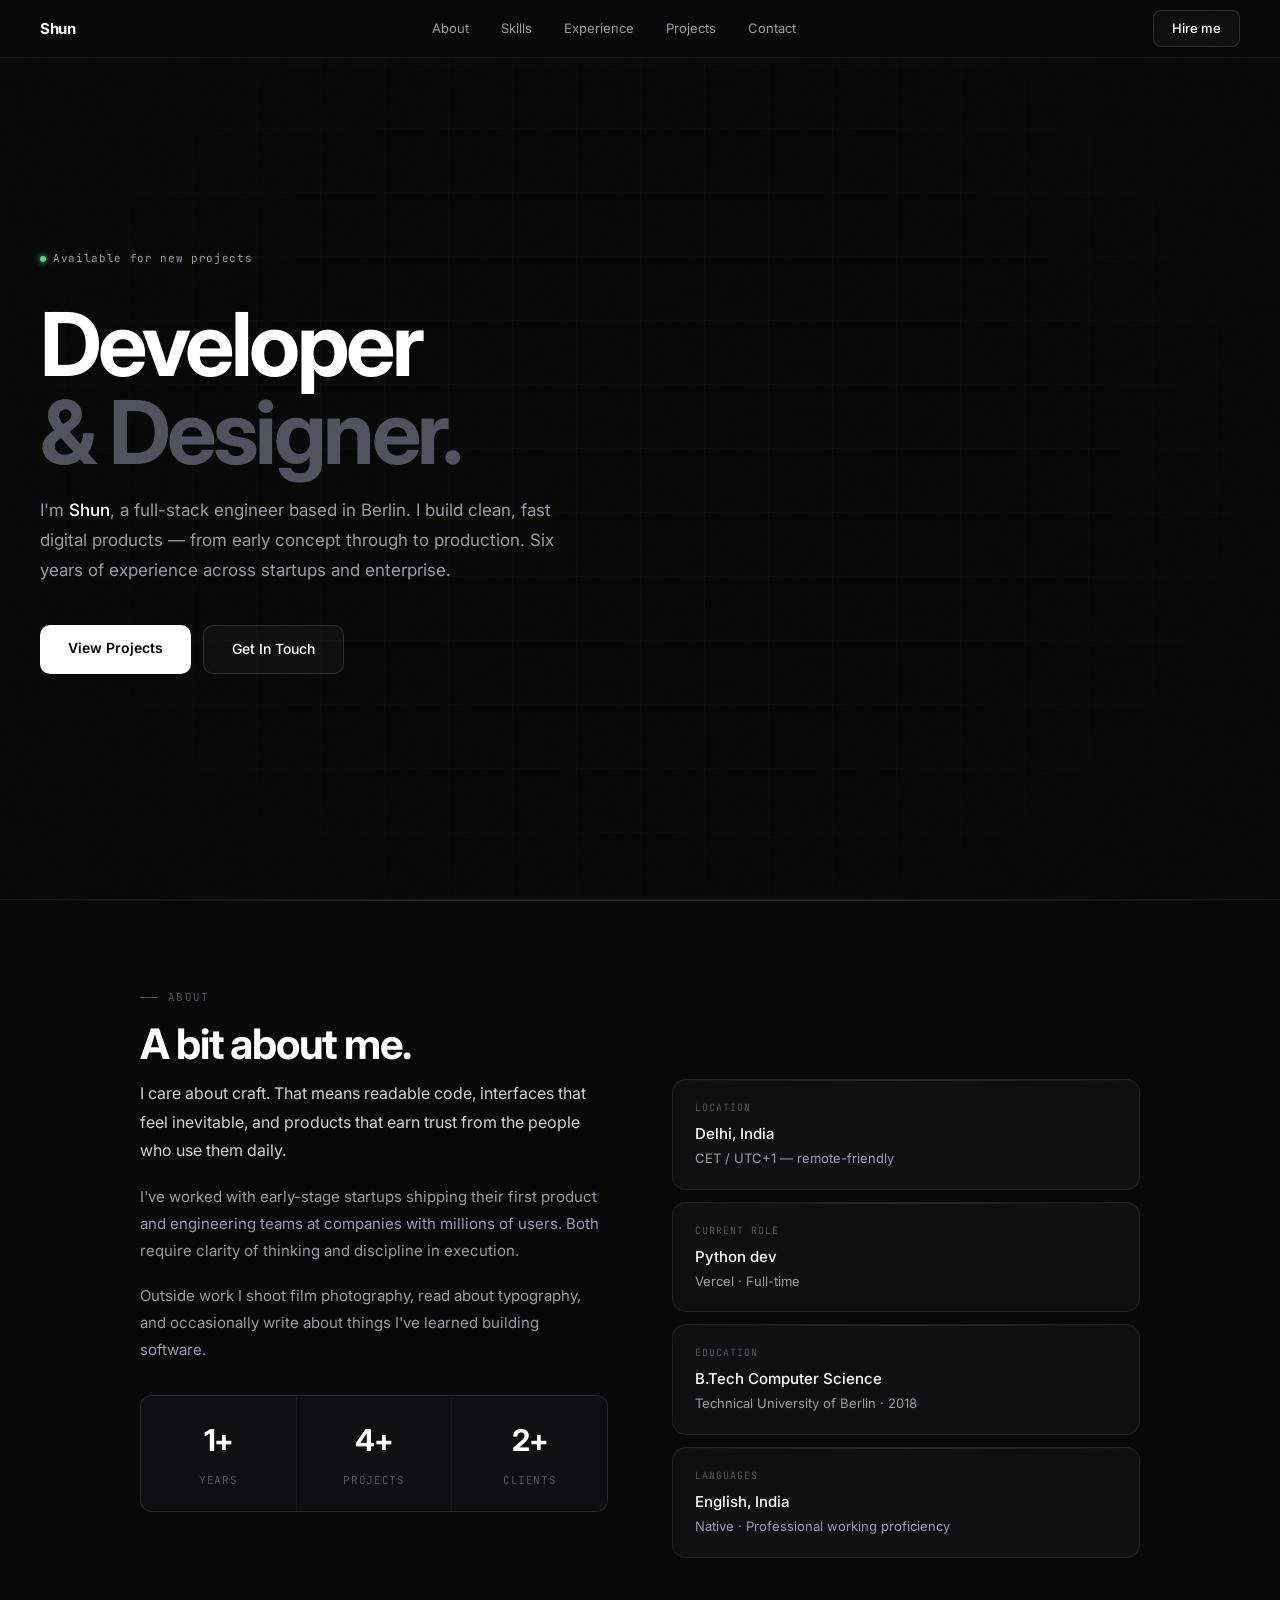
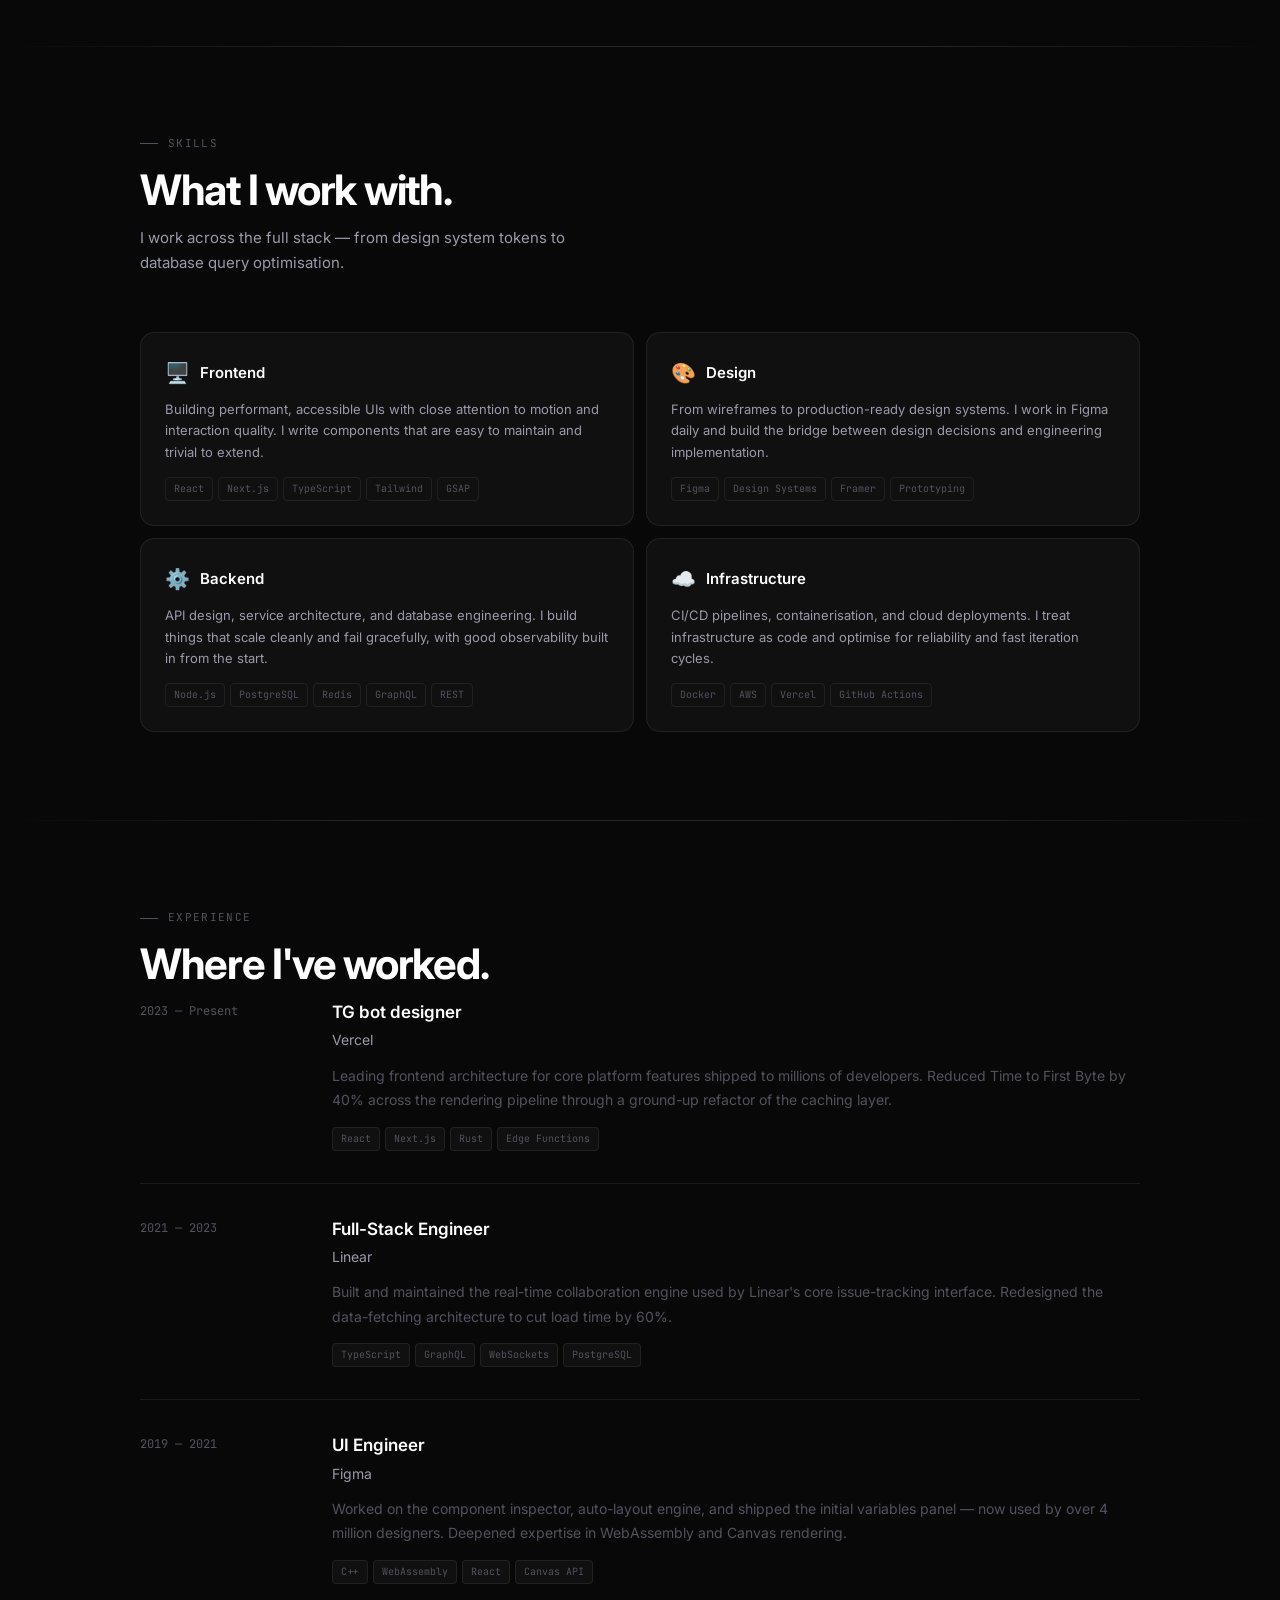
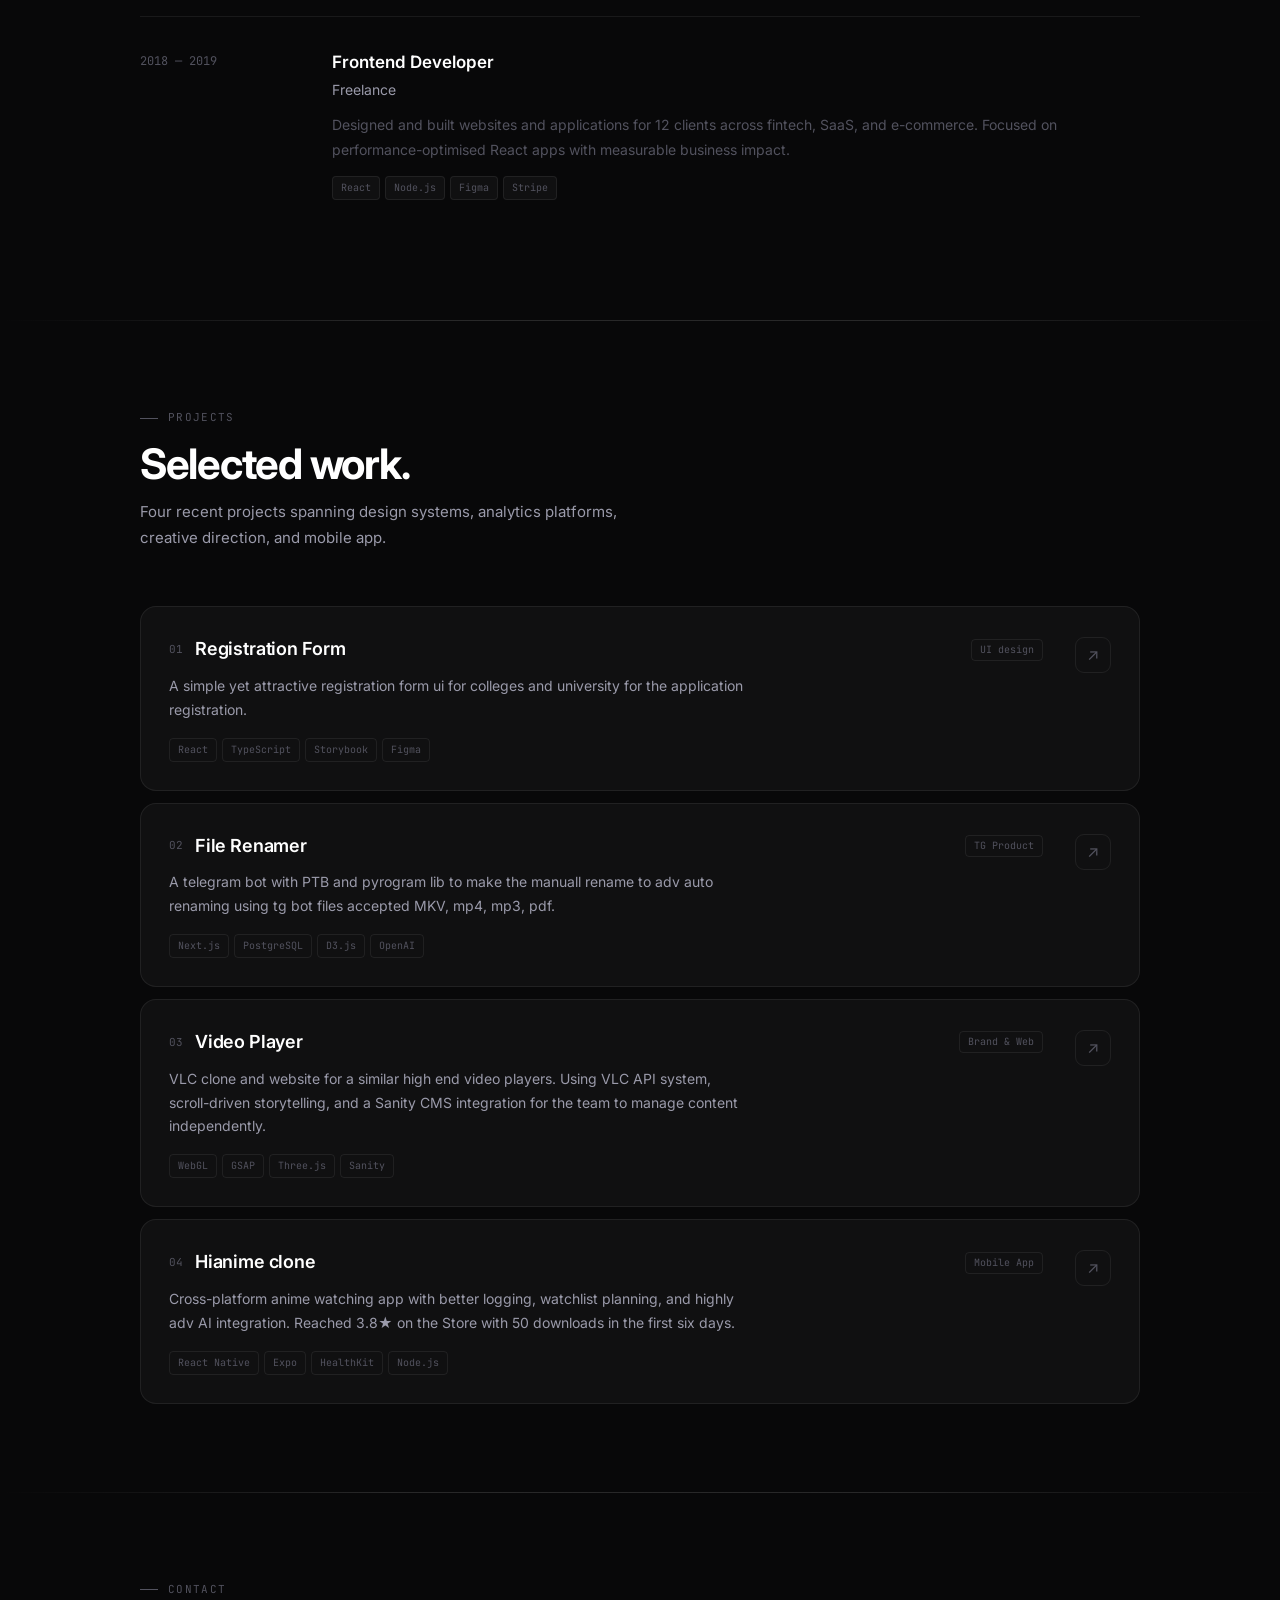
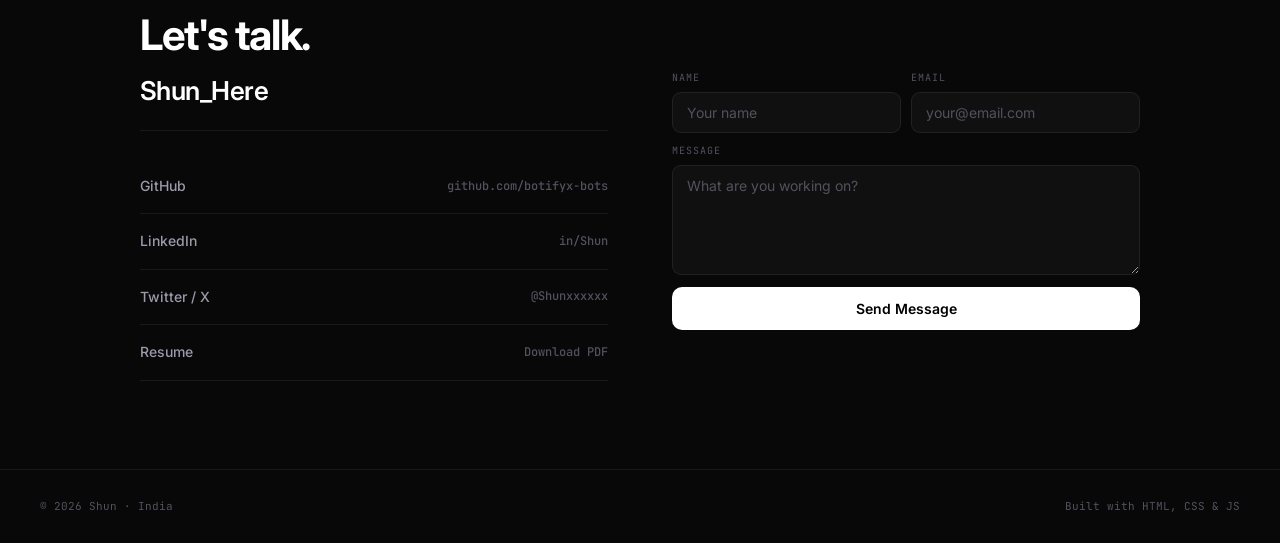
<file: index.html>
<!DOCTYPE html>
<html lang="en">
<head>
<meta charset="UTF-8"/>
<meta name="viewport" content="width=device-width,initial-scale=1"/>
<title>Shun — Developer</title>
<link rel="preconnect" href="https://fonts.googleapis.com"/>
<link href="https://fonts.googleapis.com/css2?family=Inter:wght@300;400;500;600;700&family=JetBrains+Mono:wght@400;500&display=swap" rel="stylesheet"/>
<style>

/* ── BASE ── */
:root {
  --bg:     #080809;
  --s1:     #0f0f11;
  --s2:     #141416;
  --s3:     #1c1c20;
  --border: rgba(255,255,255,0.07);
  --b2:     rgba(255,255,255,0.13);
  --glass:  rgba(255,255,255,0.035);
  --g2:     rgba(255,255,255,0.065);
  --white:  #ffffff;
  --grey:   #9a9aaa;
  --dim:    #52525e;
  --mono:   'JetBrains Mono', monospace;
  --sans:   'Inter', sans-serif;
  --ease:   cubic-bezier(.16,1,.3,1);
}

*, *::before, *::after { box-sizing: border-box; margin: 0; padding: 0; }

html {
  scroll-behavior: smooth;
  scrollbar-width: thin;
  scrollbar-color: #2a2a30 var(--bg);
}
::-webkit-scrollbar       { width: 4px; }
::-webkit-scrollbar-track { background: var(--bg); }
::-webkit-scrollbar-thumb { background: #2a2a30; border-radius: 2px; }

body {
  background: var(--bg);
  color: var(--white);
  font-family: var(--sans);
  font-size: 15px;
  line-height: 1.6;
  overflow-x: hidden;
}

a { color: inherit; text-decoration: none; }
img { display: block; }

/* ── NOISE TEXTURE ── */
body::after {
  content: '';
  position: fixed; inset: 0; z-index: 9999;
  pointer-events: none;
  background-image: url("data:image/svg+xml,%3Csvg xmlns='http://www.w3.org/2000/svg' width='300' height='300'%3E%3Cfilter id='n'%3E%3CfeTurbulence type='fractalNoise' baseFrequency='0.75' numOctaves='4' stitchTiles='stitch'/%3E%3C/filter%3E%3Crect width='300' height='300' filter='url(%23n)' opacity='0.04'/%3E%3C/svg%3E");
  background-size: 300px;
  opacity: .5;
  mix-blend-mode: overlay;
}

/* ── LAYOUT ── */
.wrap { max-width: 1080px; margin: 0 auto; padding: 0 40px; }

/* ── NAV ── */
nav {
  position: fixed; top: 0; left: 0; right: 0; z-index: 100;
  height: 58px;
  display: flex; align-items: center; justify-content: space-between;
  padding: 0 40px;
  background: rgba(8,8,9,.82);
  backdrop-filter: blur(20px);
  border-bottom: 1px solid var(--border);
  transition: background .3s;
}
nav.scrolled { background: rgba(8,8,9,.96); }

.nav-logo {
  font-size: 15px; font-weight: 700;
  letter-spacing: -.02em; color: var(--white);
}

.nav-links { display: flex; gap: 4px; }
.nav-links a {
  font-size: 13px; color: var(--grey);
  padding: 6px 14px; border-radius: 7px;
  transition: color .2s, background .2s;
}
.nav-links a:hover { color: var(--white); background: var(--glass); }

.nav-hire {
  padding: 7px 18px;
  border: 1px solid var(--b2);
  border-radius: 8px;
  font-size: 13px; font-weight: 500;
  color: var(--white);
  background: var(--glass);
  cursor: pointer;
  transition: background .2s, border-color .2s;
}
.nav-hire:hover { background: var(--g2); border-color: rgba(255,255,255,.22); }

/* Hamburger */
.ham { display: none; background: none; border: none; cursor: pointer; padding: 4px; flex-direction: column; gap: 5px; }
.ham span { display: block; width: 20px; height: 1.5px; background: var(--grey); border-radius: 1px; transition: all .3s; }
.ham.open span:nth-child(1) { transform: translateY(6.5px) rotate(45deg); }
.ham.open span:nth-child(2) { opacity: 0; }
.ham.open span:nth-child(3) { transform: translateY(-6.5px) rotate(-45deg); }

/* ── HERO ── */
.hero {
  min-height: 100vh;
  display: flex; align-items: center;
  padding: 100px 40px 80px;
  position: relative;
  border-bottom: 1px solid var(--border);
}

/* Subtle grid */
.hero::before {
  content: '';
  position: absolute; inset: 0;
  background-image:
    linear-gradient(rgba(255,255,255,.025) 1px, transparent 1px),
    linear-gradient(90deg, rgba(255,255,255,.025) 1px, transparent 1px);
  background-size: 64px 64px;
  mask-image: radial-gradient(ellipse 70% 80% at 50% 50%, black 20%, transparent 100%);
}

.hero-inner { position: relative; max-width: 680px; }

.hero-status {
  display: inline-flex; align-items: center; gap: 7px;
  font-family: var(--mono); font-size: 11px; color: var(--grey);
  letter-spacing: .06em; margin-bottom: 32px;
}
.hero-status-dot {
  width: 6px; height: 6px; border-radius: 50%;
  background: #4ade80;
  box-shadow: 0 0 6px #4ade80;
  animation: blink 2.5s ease-in-out infinite;
}
@keyframes blink { 0%,100% { opacity: 1; } 50% { opacity: .3; } }

.hero-name {
  font-size: clamp(44px,7vw,88px);
  font-weight: 700; letter-spacing: -.04em; line-height: 1.0;
  margin-bottom: 20px;
  color: var(--white);
}
.hero-name span { color: var(--dim); }

.hero-bio {
  font-size: 17px; color: var(--grey); line-height: 1.75;
  max-width: 520px; margin-bottom: 40px;
}
.hero-bio strong { color: var(--white); font-weight: 500; }

.hero-actions { display: flex; gap: 12px; flex-wrap: wrap; }

.btn-solid {
  display: inline-block;
  padding: 12px 28px;
  background: var(--white); color: #000;
  font-size: 14px; font-weight: 600;
  border-radius: 10px; border: none; cursor: pointer;
  transition: opacity .2s, transform .2s;
}
.btn-solid:hover { opacity: .88; transform: translateY(-1px); }

.btn-outline {
  display: inline-block;
  padding: 12px 28px;
  background: var(--glass); color: var(--white);
  font-size: 14px; font-weight: 500;
  border-radius: 10px; border: 1px solid var(--b2); cursor: pointer;
  transition: background .2s, transform .2s;
}
.btn-outline:hover { background: var(--g2); transform: translateY(-1px); }

/* ── DIVIDER LINE ── */
.line-div {
  height: 1px;
  background: linear-gradient(90deg, transparent, var(--b2) 30%, var(--b2) 70%, transparent);
}

/* ── SECTION ── */
.section { padding: 88px 40px; }

.sec-tag {
  font-family: var(--mono); font-size: 11px; color: var(--dim);
  letter-spacing: .12em; text-transform: uppercase;
  margin-bottom: 14px; display: flex; align-items: center; gap: 10px;
}
.sec-tag::before { content: ''; width: 18px; height: 1px; background: var(--dim); }

.sec-heading {
  font-size: clamp(28px,3.5vw,42px);
  font-weight: 700; letter-spacing: -.03em; line-height: 1.1;
  margin-bottom: 12px;
  color: var(--white);
}

.sec-sub {
  font-size: 15px; color: var(--grey); line-height: 1.7;
  max-width: 480px; margin-bottom: 56px;
}

/* ── ABOUT ── */
.about-grid {
  display: grid; grid-template-columns: 1fr 1fr;
  gap: 64px; align-items: start;
}

.about-text p {
  font-size: 15px; color: var(--grey); line-height: 1.8;
  margin-bottom: 18px;
}
.about-text p:first-child { color: rgba(255,255,255,.82); font-size: 16px; }
.about-text p:last-child  { margin-bottom: 0; }

.about-right { display: flex; flex-direction: column; gap: 12px; }

.info-card {
  padding: 20px 22px;
  background: var(--glass);
  border: 1px solid var(--border);
  border-radius: 14px;
  position: relative; overflow: hidden;
  transition: border-color .25s, background .25s;
}
.info-card::before {
  content: '';
  position: absolute; top: 0; left: 0; right: 0; height: 1px;
  background: linear-gradient(90deg, transparent, rgba(255,255,255,.12), transparent);
}
.info-card:hover { border-color: var(--b2); background: var(--g2); }

.info-label {
  font-family: var(--mono); font-size: 10px; color: var(--dim);
  letter-spacing: .1em; text-transform: uppercase; margin-bottom: 6px;
}
.info-value { font-size: 15px; font-weight: 500; color: var(--white); }
.info-sub    { font-size: 13px; color: var(--grey); margin-top: 2px; }

.stats-row {
  display: grid; grid-template-columns: repeat(3,1fr);
  gap: 1px; background: var(--border);
  border: 1px solid var(--border); border-radius: 12px; overflow: hidden;
  margin-top: 32px;
}
.stat { background: var(--s1); padding: 20px 16px; text-align: center; }
.stat-n {
  font-size: 30px; font-weight: 700; letter-spacing: -.04em;
  display: block; color: var(--white); margin-bottom: 3px;
}
.stat-l { font-size: 11px; color: var(--dim); font-family: var(--mono); text-transform: uppercase; letter-spacing: .06em; }

/* ── SKILLS ── */
.skills-grid {
  display: grid; grid-template-columns: repeat(2,1fr); gap: 12px;
}

.skill-item {
  padding: 24px;
  background: var(--glass); border: 1px solid var(--border);
  border-radius: 14px;
  transition: border-color .25s, background .25s;
}
.skill-item:hover { border-color: var(--b2); background: var(--g2); }

.skill-head { display: flex; align-items: center; gap: 10px; margin-bottom: 10px; }
.skill-icon { font-size: 20px; }
.skill-name { font-size: 15px; font-weight: 600; }
.skill-desc { font-size: 13px; color: var(--grey); line-height: 1.65; margin-bottom: 14px; }
.skill-tags { display: flex; flex-wrap: wrap; gap: 5px; }
.stag {
  font-family: var(--mono); font-size: 10px; color: var(--dim);
  padding: 3px 8px; border: 1px solid var(--border); border-radius: 4px;
}

/* ── EXPERIENCE ── */
.exp-list { display: flex; flex-direction: column; }

.exp-item {
  display: grid; grid-template-columns: 160px 1fr;
  gap: 32px; padding: 32px 0;
  border-bottom: 1px solid var(--border);
}
.exp-item:last-child { border-bottom: none; }
.exp-item:first-child { padding-top: 0; }

.exp-date { font-family: var(--mono); font-size: 12px; color: var(--dim); padding-top: 3px; }

.exp-body {}
.exp-role    { font-size: 17px; font-weight: 600; margin-bottom: 3px; }
.exp-company { font-size: 14px; color: var(--grey); margin-bottom: 12px; }
.exp-desc    { font-size: 14px; color: var(--dim); line-height: 1.75; margin-bottom: 14px; }
.exp-tags    { display: flex; flex-wrap: wrap; gap: 5px; }
.exp-tag {
  font-family: var(--mono); font-size: 10px; color: var(--dim);
  padding: 3px 8px; background: var(--glass);
  border: 1px solid var(--border); border-radius: 4px;
}

/* ── PROJECTS ── */
.projects-list { display: flex; flex-direction: column; gap: 12px; }

.proj-card {
  display: grid; grid-template-columns: 1fr auto;
  align-items: start; gap: 32px;
  padding: 28px;
  background: var(--glass); border: 1px solid var(--border);
  border-radius: 16px;
  transition: border-color .25s, background .25s, transform .3s var(--ease);
  cursor: pointer; position: relative; overflow: hidden;
}
.proj-card::before {
  content: '';
  position: absolute; top: 0; left: 0; right: 0; height: 1px;
  background: linear-gradient(90deg, transparent, rgba(255,255,255,.1), transparent);
  opacity: 0; transition: opacity .3s;
}
.proj-card:hover { border-color: var(--b2); background: var(--g2); transform: translateY(-2px); }
.proj-card:hover::before { opacity: 1; }

.proj-left {}
.proj-top { display: flex; align-items: center; gap: 12px; margin-bottom: 10px; }
.proj-num { font-family: var(--mono); font-size: 11px; color: var(--dim); }
.proj-name { font-size: 18px; font-weight: 600; letter-spacing: -.01em; }
.proj-type {
  font-family: var(--mono); font-size: 10px; color: var(--dim);
  padding: 2px 8px; border: 1px solid var(--border); border-radius: 4px; margin-left: auto;
}
.proj-desc { font-size: 14px; color: var(--grey); line-height: 1.7; margin-bottom: 16px; max-width: 580px; }
.proj-tags { display: flex; flex-wrap: wrap; gap: 5px; }
.ptag {
  font-family: var(--mono); font-size: 10px; color: var(--dim);
  padding: 3px 8px; border: 1px solid var(--border); border-radius: 4px;
}

.proj-arrow {
  width: 36px; height: 36px; flex-shrink: 0;
  border: 1px solid var(--border); border-radius: 9px;
  display: flex; align-items: center; justify-content: center;
  color: var(--dim); font-size: 16px;
  transition: border-color .25s, color .25s, transform .25s;
  margin-top: 2px;
}
.proj-card:hover .proj-arrow { border-color: var(--b2); color: var(--white); transform: translate(2px,-2px); }

/* ── CONTACT ── */
.contact-grid {
  display: grid; grid-template-columns: 1fr 1fr;
  gap: 64px; align-items: start;
}

.contact-left {}
.contact-email {
  display: block; font-size: clamp(18px,2.2vw,26px);
  font-weight: 600; letter-spacing: -.02em; color: var(--white);
  margin-bottom: 28px;
  padding-bottom: 18px; border-bottom: 1px solid var(--border);
  transition: color .2s;
}
.contact-email:hover { color: var(--grey); }

.contact-links { display: flex; flex-direction: column; gap: 0; }
.contact-link {
  display: flex; align-items: center; justify-content: space-between;
  padding: 16px 0; border-bottom: 1px solid var(--border);
  font-size: 14px; font-weight: 500;
  color: var(--grey); transition: color .2s, padding-left .2s;
}
.contact-link:hover { color: var(--white); padding-left: 6px; }
.contact-link-label { display: flex; align-items: center; gap: 8px; }
.contact-link-handle { font-family: var(--mono); font-size: 12px; color: var(--dim); }
.contact-link:hover .contact-link-handle { color: var(--grey); }

/* Form */
.contact-form { display: flex; flex-direction: column; gap: 10px; }

.form-row { display: grid; grid-template-columns: 1fr 1fr; gap: 10px; }

.form-group { display: flex; flex-direction: column; gap: 6px; }
.form-label { font-family: var(--mono); font-size: 10px; color: var(--dim); letter-spacing: .1em; text-transform: uppercase; }
.form-input, .form-textarea {
  background: var(--glass);
  border: 1px solid var(--border); border-radius: 9px;
  padding: 11px 14px; color: var(--white);
  font-family: var(--sans); font-size: 14px;
  outline: none; width: 100%;
  transition: border-color .2s, background .2s;
}
.form-input::placeholder, .form-textarea::placeholder { color: var(--dim); }
.form-input:focus, .form-textarea:focus { border-color: var(--b2); background: var(--g2); }
.form-textarea { min-height: 110px; resize: vertical; }

.btn-send {
  padding: 13px;
  background: var(--white); color: #000;
  font-size: 14px; font-weight: 600; font-family: var(--sans);
  border: none; border-radius: 10px; cursor: pointer;
  transition: opacity .2s, transform .15s;
  margin-top: 2px;
}
.btn-send:hover { opacity: .87; transform: translateY(-1px); }

/* ── FOOTER ── */
footer {
  padding: 28px 40px;
  border-top: 1px solid var(--border);
  display: flex; align-items: center; justify-content: space-between;
  flex-wrap: wrap; gap: 12px;
}
.footer-copy { font-family: var(--mono); font-size: 11px; color: var(--dim); }

/* ── REVEAL ── */
.rv {
  opacity: 0; transform: translateY(28px);
  transition: opacity .8s var(--ease), transform .8s var(--ease);
}
.rv.in { opacity: 1; transform: none; }
.rv-d1 { transition-delay: .08s; }
.rv-d2 { transition-delay: .16s; }
.rv-d3 { transition-delay: .24s; }
.rv-d4 { transition-delay: .32s; }

/* ── RESPONSIVE ── */
@media (max-width: 860px) {
  .about-grid   { grid-template-columns: 1fr; gap: 40px; }
  .contact-grid { grid-template-columns: 1fr; gap: 48px; }
  .skills-grid  { grid-template-columns: 1fr; }
  .exp-item     { grid-template-columns: 1fr; gap: 8px; }
  .exp-date     { padding-top: 0; }
}

@media (max-width: 640px) {
  nav { padding: 0 20px; }
  .nav-links { display: none; position: absolute; top: 58px; left: 0; right: 0; flex-direction: column; background: #0a0a0c; border-bottom: 1px solid var(--border); padding: 10px 0; }
  .nav-links.open { display: flex; }
  .nav-links a   { padding: 12px 20px; border-radius: 0; }
  .ham { display: flex; }
  .nav-hire { display: none; }
  .hero, .section { padding-left: 20px; padding-right: 20px; }
  .wrap { padding: 0 20px; }
  footer { padding: 20px; }
  .proj-card { grid-template-columns: 1fr; }
  .proj-arrow { display: none; }
  .form-row { grid-template-columns: 1fr; }
  .hero-actions { flex-direction: column; }
  .btn-solid, .btn-outline { text-align: center; }
}
</style>
</head>
<body>

<!-- NAV -->
<nav id="nav">
  <span class="nav-logo">Shun</span>
  <div class="nav-links" id="navLinks">
    <a href="#about">About</a>
    <a href="#skills">Skills</a>
    <a href="#experience">Experience</a>
    <a href="#projects">Projects</a>
    <a href="#contact">Contact</a>
  </div>
  <a href="#contact" class="nav-hire">Hire me</a>
  <button class="ham" id="ham"><span></span><span></span><span></span></button>
</nav>

<!-- ═══════════ HERO ═══════════ -->
<section class="hero">
  <div class="hero-inner">
    <p class="hero-status">
      <span class="hero-status-dot"></span>
      Available for new projects
    </p>
    <h1 class="hero-name">
      Developer<br><span>&amp; Designer.</span>
    </h1>
    <p class="hero-bio">
      I'm <strong>Shun</strong>, a full-stack engineer based in Berlin. I build clean, fast digital products — from early concept through to production. Six years of experience across startups and enterprise.
    </p>
    <div class="hero-actions">
      <a href="#projects" class="btn-solid">View Projects</a>
      <a href="#contact" class="btn-outline">Get In Touch</a>
    </div>
  </div>
</section>

<div class="line-div"></div>

<!-- ═══════════ ABOUT ═══════════ -->
<section class="section" id="about">
  <div class="wrap">
    <p class="sec-tag rv">About</p>
    <h2 class="sec-heading rv">A bit about me.</h2>
    <div class="about-grid">
      <div class="about-text">
        <p class="rv">I care about craft. That means readable code, interfaces that feel inevitable, and products that earn trust from the people who use them daily.</p>
        <p class="rv rv-d1">I've worked with early-stage startups shipping their first product and engineering teams at companies with millions of users. Both require clarity of thinking and discipline in execution.</p>
        <p class="rv rv-d2">Outside work I shoot film photography, read about typography, and occasionally write about things I've learned building software.</p>
        <div class="stats-row rv rv-d3">
          <div class="stat"><span class="stat-n" data-n="1">0</span><span class="stat-l">Years</span></div>
          <div class="stat"><span class="stat-n" data-n="4">0</span><span class="stat-l">Projects</span></div>
          <div class="stat"><span class="stat-n" data-n="2">0</span><span class="stat-l">Clients</span></div>
        </div>
      </div>
      <div class="about-right rv rv-d1">
        <div class="info-card">
          <div class="info-label">Location</div>
          <div class="info-value">Delhi, India</div>
          <div class="info-sub">CET / UTC+1 — remote-friendly</div>
        </div>
        <div class="info-card">
          <div class="info-label">Current Role</div>
          <div class="info-value">Python dev</div>
          <div class="info-sub">Vercel · Full-time</div>
        </div>
        <div class="info-card">
          <div class="info-label">Education</div>
          <div class="info-value">B.Tech Computer Science</div>
          <div class="info-sub">Technical University of Berlin · 2018</div>
        </div>
        <div class="info-card">
          <div class="info-label">Languages</div>
          <div class="info-value">English, India</div>
          <div class="info-sub">Native · Professional working proficiency</div>
        </div>
      </div>
    </div>
  </div>
</section>

<div class="line-div"></div>

<!-- ═══════════ SKILLS ═══════════ -->
<section class="section" id="skills">
  <div class="wrap">
    <p class="sec-tag rv">Skills</p>
    <h2 class="sec-heading rv">What I work with.</h2>
    <p class="sec-sub rv rv-d1">I work across the full stack — from design system tokens to database query optimisation.</p>
    <div class="skills-grid">

      <div class="skill-item rv">
        <div class="skill-head"><span class="skill-icon">🖥️</span><span class="skill-name">Frontend</span></div>
        <p class="skill-desc">Building performant, accessible UIs with close attention to motion and interaction quality. I write components that are easy to maintain and trivial to extend.</p>
        <div class="skill-tags"><span class="stag">React</span><span class="stag">Next.js</span><span class="stag">TypeScript</span><span class="stag">Tailwind</span><span class="stag">GSAP</span></div>
      </div>

      <div class="skill-item rv rv-d1">
        <div class="skill-head"><span class="skill-icon">🎨</span><span class="skill-name">Design</span></div>
        <p class="skill-desc">From wireframes to production-ready design systems. I work in Figma daily and build the bridge between design decisions and engineering implementation.</p>
        <div class="skill-tags"><span class="stag">Figma</span><span class="stag">Design Systems</span><span class="stag">Framer</span><span class="stag">Prototyping</span></div>
      </div>

      <div class="skill-item rv rv-d2">
        <div class="skill-head"><span class="skill-icon">⚙️</span><span class="skill-name">Backend</span></div>
        <p class="skill-desc">API design, service architecture, and database engineering. I build things that scale cleanly and fail gracefully, with good observability built in from the start.</p>
        <div class="skill-tags"><span class="stag">Node.js</span><span class="stag">PostgreSQL</span><span class="stag">Redis</span><span class="stag">GraphQL</span><span class="stag">REST</span></div>
      </div>

      <div class="skill-item rv rv-d3">
        <div class="skill-head"><span class="skill-icon">☁️</span><span class="skill-name">Infrastructure</span></div>
        <p class="skill-desc">CI/CD pipelines, containerisation, and cloud deployments. I treat infrastructure as code and optimise for reliability and fast iteration cycles.</p>
        <div class="skill-tags"><span class="stag">Docker</span><span class="stag">AWS</span><span class="stag">Vercel</span><span class="stag">GitHub Actions</span></div>
      </div>

    </div>
  </div>
</section>

<div class="line-div"></div>

<!-- ═══════════ EXPERIENCE ═══════════ -->
<section class="section" id="experience">
  <div class="wrap">
    <p class="sec-tag rv">Experience</p>
    <h2 class="sec-heading rv">Where I've worked.</h2>
    <div class="exp-list">

      <div class="exp-item rv">
        <div class="exp-date">2023 — Present</div>
        <div class="exp-body">
          <div class="exp-role">TG bot designer</div>
          <div class="exp-company">Vercel</div>
          <p class="exp-desc">Leading frontend architecture for core platform features shipped to millions of developers. Reduced Time to First Byte by 40% across the rendering pipeline through a ground-up refactor of the caching layer.</p>
          <div class="exp-tags"><span class="exp-tag">React</span><span class="exp-tag">Next.js</span><span class="exp-tag">Rust</span><span class="exp-tag">Edge Functions</span></div>
        </div>
      </div>

      <div class="exp-item rv rv-d1">
        <div class="exp-date">2021 — 2023</div>
        <div class="exp-body">
          <div class="exp-role">Full-Stack Engineer</div>
          <div class="exp-company">Linear</div>
          <p class="exp-desc">Built and maintained the real-time collaboration engine used by Linear's core issue-tracking interface. Redesigned the data-fetching architecture to cut load time by 60%.</p>
          <div class="exp-tags"><span class="exp-tag">TypeScript</span><span class="exp-tag">GraphQL</span><span class="exp-tag">WebSockets</span><span class="exp-tag">PostgreSQL</span></div>
        </div>
      </div>

      <div class="exp-item rv rv-d2">
        <div class="exp-date">2019 — 2021</div>
        <div class="exp-body">
          <div class="exp-role">UI Engineer</div>
          <div class="exp-company">Figma</div>
          <p class="exp-desc">Worked on the component inspector, auto-layout engine, and shipped the initial variables panel — now used by over 4 million designers. Deepened expertise in WebAssembly and Canvas rendering.</p>
          <div class="exp-tags"><span class="exp-tag">C++</span><span class="exp-tag">WebAssembly</span><span class="exp-tag">React</span><span class="exp-tag">Canvas API</span></div>
        </div>
      </div>

      <div class="exp-item rv rv-d3">
        <div class="exp-date">2018 — 2019</div>
        <div class="exp-body">
          <div class="exp-role">Frontend Developer</div>
          <div class="exp-company">Freelance</div>
          <p class="exp-desc">Designed and built websites and applications for 12 clients across fintech, SaaS, and e-commerce. Focused on performance-optimised React apps with measurable business impact.</p>
          <div class="exp-tags"><span class="exp-tag">React</span><span class="exp-tag">Node.js</span><span class="exp-tag">Figma</span><span class="exp-tag">Stripe</span></div>
        </div>
      </div>

    </div>
  </div>
</section>

<div class="line-div"></div>

<!-- ═══════════ PROJECTS ═══════════ -->
<section class="section" id="projects">
  <div class="wrap">
    <p class="sec-tag rv">Projects</p>
    <h2 class="sec-heading rv">Selected work.</h2>
    <p class="sec-sub rv rv-d1">Four recent projects spanning design systems, analytics platforms, creative direction, and mobile app.</p>
    <div class="projects-list">

      <div class="proj-card rv">
        <div class="proj-left">
          <div class="proj-top">
            <span class="proj-num">01</span>
            <span class="proj-name">Registration Form</span>
            <span class="proj-type">UI design</span>
          </div>
          <p class="proj-desc">A simple yet attractive registration form ui for colleges and university for the application registration.</p>
          <div class="proj-tags"><span class="ptag">React</span><span class="ptag">TypeScript</span><span class="ptag">Storybook</span><span class="ptag">Figma</span></div>
        </div>
        <div class="proj-arrow"><a href="registration.html">↗</a></div>
      </div>

      <div class="proj-card rv rv-d1">
        <div class="proj-left">
          <div class="proj-top">
            <span class="proj-num">02</span>
            <span class="proj-name">File Renamer</span>
            <span class="proj-type">TG Product</span>
          </div>
          <p class="proj-desc">A telegram bot with PTB and pyrogram lib to make the manuall rename to adv auto renaming using tg bot files accepted MKV, mp4, mp3, pdf.</p>
          <div class="proj-tags"><span class="ptag">Next.js</span><span class="ptag">PostgreSQL</span><span class="ptag">D3.js</span><span class="ptag">OpenAI</span></div>
        </div>
        <div class="proj-arrow"><a href="http://t.me/ANIMEXRENAME_BOT">↗</a></div>
      </div>

      <div class="proj-card rv rv-d2">
        <div class="proj-left">
          <div class="proj-top">
            <span class="proj-num">03</span>
            <span class="proj-name">Video Player</span>
            <span class="proj-type">Brand & Web</span>
          </div>
          <p class="proj-desc">VLC clone and website for a similar high end video players. Using VLC API system, scroll-driven storytelling, and a Sanity CMS integration for the team to manage content independently.</p>
          <div class="proj-tags"><span class="ptag">WebGL</span><span class="ptag">GSAP</span><span class="ptag">Three.js</span><span class="ptag">Sanity</span></div>
        </div>
        <div class="proj-arrow"><a href="">↗</a></div>
      </div>

      <div class="proj-card rv rv-d3">
        <div class="proj-left">
          <div class="proj-top">
            <span class="proj-num">04</span>
            <span class="proj-name">Hianime clone</span>
            <span class="proj-type">Mobile App</span>
          </div>
          <p class="proj-desc">Cross-platform anime watching app with better logging, watchlist planning, and highly adv AI integration. Reached 3.8★ on the Store with 50 downloads in the first six days.</p>
          <div class="proj-tags"><span class="ptag">React Native</span><span class="ptag">Expo</span><span class="ptag">HealthKit</span><span class="ptag">Node.js</span></div>
        </div>
        <div class="proj-arrow"><a href="Hianime.html">↗</a></div>
      </div>

    </div>
  </div>
</section>

<div class="line-div"></div>

<!-- ═══════════ CONTACT ═══════════ -->
<section class="section" id="contact">
  <div class="wrap">
    <p class="sec-tag rv">Contact</p>
    <h2 class="sec-heading rv">Let's talk.</h2>
    <div class="contact-grid">

      <div class="contact-left rv rv-d1">
        <a href="https://t.me/ITS_shun_x" class="contact-email">Shun_Here</a>
        <div class="contact-links">
          <a href="https://github.com/botifyx-bots" class="contact-link">
            <span class="contact-link-label">GitHub</span>
            <span class="contact-link-handle">github.com/botifyx-bots</span>
          </a>
          <a href="https://linkedin.com/in/Shun" class="contact-link">
            <span class="contact-link-label">LinkedIn</span>
            <span class="contact-link-handle">in/Shun</span>
          </a>
          <a href="https://twitter.com/Shun" class="contact-link">
            <span class="contact-link-label">Twitter / X</span>
            <span class="contact-link-handle">@Shunxxxxxx</span>
          </a>
          <a href="#" class="contact-link">
            <span class="contact-link-label">Resume</span>
            <span class="contact-link-handle">Download PDF</span>
          </a>
        </div>
      </div>

      <div class="contact-form rv rv-d2">
        <div class="form-row">
          <div class="form-group">
            <label class="form-label">Name</label>
            <input type="text" class="form-input" placeholder="Your name"/>
          </div>
          <div class="form-group">
            <label class="form-label">Email</label>
            <input type="email" class="form-input" placeholder="your@email.com"/>
          </div>
        </div>
        <div class="form-group">
          <label class="form-label">Message</label>
          <textarea class="form-textarea" placeholder="What are you working on?"></textarea>
        </div>
        <button class="btn-send" id="sendBtn">Send Message</button>
      </div>

    </div>
  </div>
</section>

<!-- FOOTER -->
<footer>
  <span class="footer-copy">© 2026 Shun · India</span>
  <span class="footer-copy">Built with HTML, CSS &amp; JS</span>
</footer>

<script>
/* Scroll reveal */
const els = document.querySelectorAll('.rv');
const obs = new IntersectionObserver(e => {
  e.forEach(x => { if (x.isIntersecting) { x.target.classList.add('in'); obs.unobserve(x.target); } });
}, { threshold: .1, rootMargin: '0px 0px -32px 0px' });
els.forEach(el => obs.observe(el));

/* Counter */
const nums = document.querySelectorAll('[data-n]');
const cObs = new IntersectionObserver(e => {
  e.forEach(x => {
    if (!x.isIntersecting) return;
    const el = x.target, t = +el.dataset.n;
    let s = null;
    const step = ts => {
      if (!s) s = ts;
      const p = Math.min((ts - s) / 900, 1);
      el.textContent = Math.round((1 - Math.pow(1 - p, 4)) * t) + '+';
      if (p < 1) requestAnimationFrame(step);
    };
    requestAnimationFrame(step);
    cObs.unobserve(el);
  });
}, { threshold: .5 });
nums.forEach(el => cObs.observe(el));

/* Nav scroll */
window.addEventListener('scroll', () => {
  document.getElementById('nav').classList.toggle('scrolled', scrollY > 40);
}, { passive: true });

/* Hamburger */
const ham = document.getElementById('ham');
const nav = document.getElementById('navLinks');
ham.addEventListener('click', () => { ham.classList.toggle('open'); nav.classList.toggle('open'); });
nav.querySelectorAll('a').forEach(a => a.addEventListener('click', () => { ham.classList.remove('open'); nav.classList.remove('open'); }));

/* Form */
document.getElementById('sendBtn').addEventListener('click', function() {
  this.textContent = 'Sent ✓';
  this.style.background = '#16a34a';
  this.style.color = '#fff';
  setTimeout(() => { this.textContent = 'Send Message'; this.style.cssText = ''; }, 3000);
});
</script>
</body>
</html>
</file>
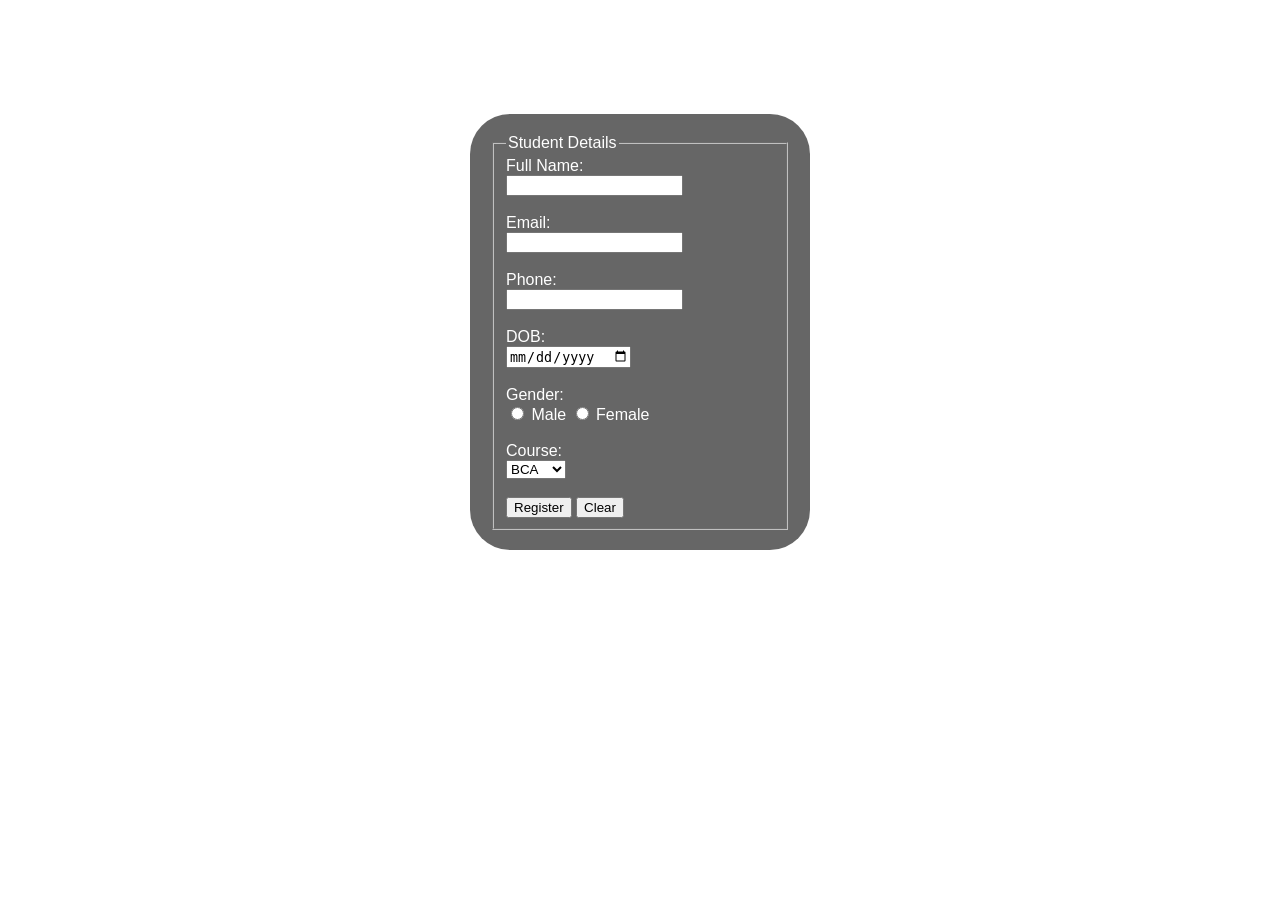
<file: registration.html>
<!DOCTYPE html>
<html lang="en">
<head>
    <meta charset="UTF-8">
    <meta name="viewport" content="width=device-width, initial-scale=1.0">
    <title>Registration Form</title>

    <style>
        body {
            background-image: url('https://images.unsplash.com/photo-1523580846011-d3a5bc25702b');
            background-size: cover;
            background-repeat: no-repeat;
            background-attachment: fixed;
            color: rgb(255, 255, 255);
            font-family: Arial;
        }

        form {
            background-color: rgba(0, 0, 0, 0.6);
            padding: 20px;
            width: 300px;
            margin: auto;
            border-radius: 40px;
        }

        h1, p {
            text-align: center;
        }
    </style>
</head>
<body>

    <h1>Registration Form</h1>
    <p>Registration form for St. Andrews College</p>

    <form>
        <fieldset>
            <legend>Student Details</legend>

            <label>Full Name:</label><br>
            <input type="text" required><br><br>

            <label>Email:</label><br>
            <input type="email" required><br><br>

            <label>Phone:</label><br>
            <input type="tel"><br><br>

            <label>DOB:</label><br>
            <input type="date"><br><br>

            <label>Gender:</label><br>
            <input type="radio" name="g"> Male
            <input type="radio" name="g"> Female
            <br><br>

            <label>Course:</label><br>
            <select>
                <option>BCA</option>
                <option>BSc</option>
                <option>BCom</option>
            </select><br><br>

            <input type="submit" value="Register">
            <input type="reset" value="Clear">

        </fieldset>
    </form>

</body>
</html>
</file>
